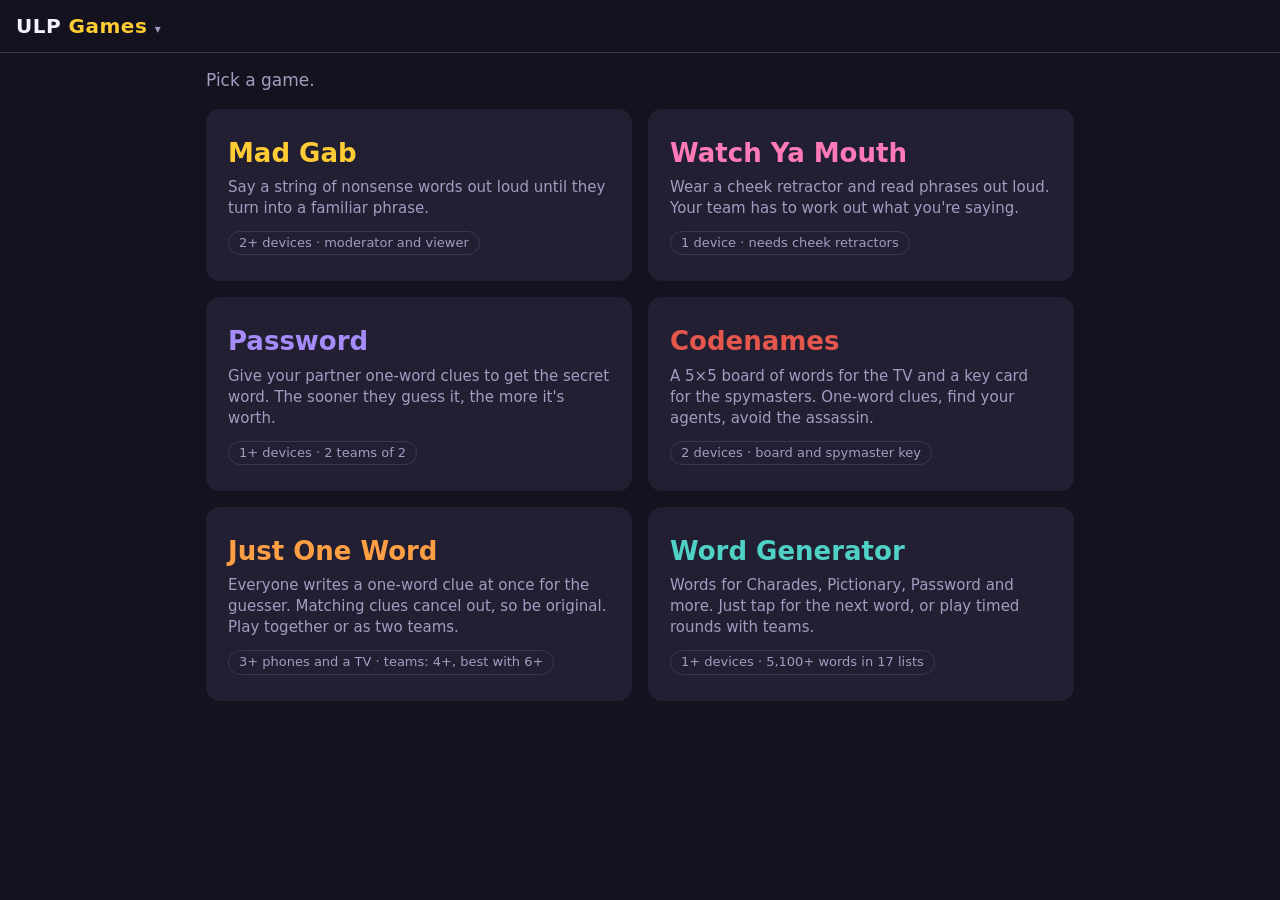
<file: index.html>
<!doctype html>
<html lang="en">
<head>
<meta charset="utf-8">
<meta name="viewport" content="width=device-width, initial-scale=1, viewport-fit=cover">
<title>ULP Games</title>
<script>
  // Room links made before the games had their own folders: send them on to Mad Gab.
  if (new URLSearchParams(location.search).has('join')) location.replace('madgab/' + location.search);
</script>
<link rel="stylesheet" href="shared/style.css">
</head>
<body>
<header>
  <h1><button id="btnMenu" class="brand" aria-haspopup="true" aria-expanded="false">ULP <span>Games</span> <small>▾</small></button></h1>
  <div id="menu" class="menu hidden" role="menu"></div>
</header>
<main>
  <p class="muted" style="margin:0">Pick a game.</p>
  <div class="games">
    <a class="game-card" href="madgab/" style="--game:#ffcc33">
      <h2>Mad Gab</h2>
      <p>Say a string of nonsense words out loud until they turn into a familiar phrase.</p>
      <span class="tag">2+ devices · moderator and viewer</span>
    </a>
    <a class="game-card" href="watch-ya-mouth/" style="--game:#ff7ab6">
      <h2>Watch Ya Mouth</h2>
      <p>Wear a cheek retractor and read phrases out loud. Your team has to work out what you're saying.</p>
      <span class="tag">1 device · needs cheek retractors</span>
    </a>
    <a class="game-card" href="password/" style="--game:#a78bfa">
      <h2>Password</h2>
      <p>Give your partner one-word clues to get the secret word. The sooner they guess it, the more it's worth.</p>
      <span class="tag">1+ devices · 2 teams of 2</span>
    </a>
    <a class="game-card" href="codenames/" style="--game:#e5574d">
      <h2>Codenames</h2>
      <p>A 5×5 board of words for the TV and a key card for the spymasters. One-word clues, find your agents, avoid the assassin.</p>
      <span class="tag">2 devices · board and spymaster key</span>
    </a>
    <a class="game-card" href="one-word/" style="--game:#ff9f43">
      <h2>Just One Word</h2>
      <p>Everyone writes a one-word clue at once for the guesser. Matching clues cancel out, so be original. Play together or as two teams.</p>
      <span class="tag">3+ phones and a TV · teams: 4+, best with 6+</span>
    </a>
    <a class="game-card" href="word-generator/" style="--game:#4fd1c5">
      <h2>Word Generator</h2>
      <p>Words for Charades, Pictionary, Password and more. Just tap for the next word, or play timed rounds with teams.</p>
      <span class="tag">1+ devices · 5,100+ words in 17 lists</span>
    </a>
  </div>
</main>
<script type="module">
  import { initMenu, reloadLatest } from './shared/common.js';
  // The start page's menu: Reload gets the latest version of the site (a saved home-screen
  // web app has no refresh button).
  initMenu(() => [['Reload', reloadLatest]], { home: false });
</script>
</body>
</html>
</file>
<file: shared/style.css>
:root {
  --bg: #14121f; --panel: #221f33; --text: #f4f1ff; --muted: #a29cc0;
  --accent: #ffcc33; --good: #3ecf8e; --bad: #ff6b6b; --line: #3a3654;
}
* { box-sizing: border-box; }
html, body { margin: 0; height: 100%; }
/* Fast taps on buttons and cards are taps, not a double-tap zoom. Pinch zoom still works. */
html, body, button, a, input, select, label, [role="button"], .panel { touch-action: manipulation; }
body {
  background: var(--bg); color: var(--text);
  font: 17px/1.4 system-ui, -apple-system, "Segoe UI", sans-serif;
  display: flex; flex-direction: column; min-height: 100dvh;
}
header { padding: 12px 16px; display: flex; align-items: center; gap: 12px; border-bottom: 1px solid var(--line); }
header h1 { margin: 0; font-size: 20px; letter-spacing: .5px; }
header h1 span { color: var(--accent); }
header { position: relative; }
.brand { background: none; padding: 4px 6px; margin: -4px -6px; font-size: 20px; font-weight: 700; letter-spacing: .5px; }
.brand small { font-size: 12px; color: var(--muted); }
.menu {
  position: absolute; top: calc(100% - 4px); left: 10px; z-index: 10; min-width: 220px;
  background: var(--panel); border: 1px solid var(--line); border-radius: 12px; padding: 6px;
  box-shadow: 0 10px 30px rgba(0,0,0,.45); display: flex; flex-direction: column;
}
.menu button { background: none; text-align: left; padding: 12px 14px; font-weight: 500; border-radius: 8px; }
.menu button:hover { background: var(--line); }
.menu .danger { color: var(--bad); }
.overlay { position: fixed; inset: 0; z-index: 20; background: rgba(0,0,0,.6); display: flex; align-items: center; justify-content: center; padding: 16px; }
.overlay .panel { max-width: 420px; width: 100%; max-height: calc(100dvh - 32px); overflow-y: auto; }
.overlay h2 { margin: 0 0 4px; font-size: 22px; }
.overlay h2 span { color: var(--accent); }
header .status { margin-left: auto; font-size: 14px; color: var(--muted); }
.dot { display: inline-block; width: 9px; height: 9px; border-radius: 50%; background: var(--bad); margin-right: 6px; vertical-align: middle; }
.dot.on { background: var(--good); }
main { flex: 1; display: flex; flex-direction: column; padding: 16px; gap: 16px; max-width: 900px; width: 100%; margin: 0 auto; }
.hidden { display: none !important; }
.panel { background: var(--panel); border-radius: 14px; padding: 18px; }
button {
  font: inherit; font-weight: 600; border: 0; border-radius: 12px; padding: 14px 18px;
  background: var(--line); color: var(--text); cursor: pointer;
}
button:active { transform: scale(.98); }
button:disabled { opacity: .4; cursor: default; }
button.primary { background: var(--accent); color: #1a1600; }
/* Keyboard focus (and the button a dialog focuses when it opens) gets a ring in the game's own
   colour, not the browser's blue. */
button:focus-visible, a:focus-visible, input:focus-visible, select:focus-visible, [role="button"]:focus-visible { outline: 3px solid color-mix(in srgb, var(--accent) 60%, #fff); outline-offset: 2px; }
button.good { background: var(--good); color: #002414; }
button.bad { background: var(--bad); color: #2a0000; }
input, select {
  font: inherit; background: var(--bg); color: var(--text); border: 1px solid var(--line);
  border-radius: 10px; padding: 10px 12px; width: 100%;
}
label { display: block; font-size: 14px; color: var(--muted); margin-bottom: 6px; }
.row { display: flex; gap: 12px; flex-wrap: wrap; }
.row > * { flex: 1 1 160px; }
.big-choice { display: grid; gap: 16px; grid-template-columns: 1fr 1fr; }
@media (max-width: 560px) { .big-choice { grid-template-columns: 1fr; } }
.big-choice button { padding: 28px 18px; font-size: 22px; text-align: left; }
.big-choice button small { display: block; font-weight: 400; font-size: 15px; opacity: .75; margin-top: 6px; }
.code { font: 700 44px/1 ui-monospace, Menlo, monospace; letter-spacing: 8px; color: var(--accent); }
.muted { color: var(--muted); }
.center { text-align: center; }
#qr { background: #fff; padding: 10px; border-radius: 10px; display: inline-block; }
#qr img, #qr canvas { display: block; }

.scorebar { display: flex; gap: 10px; flex-wrap: wrap; justify-content: center; }
.team { background: var(--panel); border-radius: 12px; padding: 8px 14px; text-align: center; min-width: 110px; border: 2px solid transparent; }
.team.current { border-color: var(--accent); }
.team b { display: block; font-size: 26px; }
.clock { font: 700 64px/1 ui-monospace, Menlo, monospace; text-align: center; }
.clock.low { color: var(--bad); }
.puzzle {
  font-weight: 800; text-align: center; line-height: 1.15;
  font-size: clamp(34px, 9vw, 84px); padding: 24px 8px; word-break: break-word;
}
.answer { text-align: center; font-size: clamp(22px, 5vw, 36px); color: var(--good); font-weight: 700; }
.away { background: color-mix(in srgb, var(--bad) 22%, var(--panel)); border: 1px solid var(--bad); border-radius: 12px; padding: 10px 14px; text-align: center; font-weight: 600; }
.answer.covered { filter: blur(14px); cursor: pointer; user-select: none; }
/* Viewer screens on a TV or a big monitor: a bigger clock and card, and room to spread out */
@media (min-width: 1000px) {
  body:has(#viewer:not(.hidden)) main { max-width: 1600px; }
  #viewer .clock { font-size: clamp(64px, 9vw, 170px); }
  #viewer .puzzle { font-size: clamp(48px, 6.5vw, 140px); }
  #viewer .banner { font-size: clamp(26px, 3vw, 54px); }
  #viewer .team { font-size: clamp(16px, 1.6vw, 28px); }
}
.answer-label { text-align: center; font-size: 13px; text-transform: uppercase; letter-spacing: 2px; color: var(--muted); }
.actions { display: grid; grid-template-columns: 1fr 1fr; gap: 12px; }
.actions button { padding: 26px; font-size: 24px; }
.results { list-style: none; padding: 0; margin: 0; }
.results li { padding: 8px 0; border-bottom: 1px solid var(--line); display: flex; gap: 10px; }
.results li .mark { width: 22px; flex: none; font-weight: 800; }
.results li.got .mark { color: var(--good); }
.results li.skip .mark { color: var(--bad); }
.results .p { color: var(--muted); font-size: 15px; }
.viewer-stage { flex: 1; display: flex; flex-direction: column; justify-content: center; gap: 12px; }
.banner { text-align: center; font-size: 26px; font-weight: 700; }
.banner.win { font-size: clamp(30px, 7vw, 48px); color: var(--accent); animation: win-pop .6s ease-out; }
@keyframes win-pop { from { transform: scale(.6); opacity: 0; } 60% { transform: scale(1.08); opacity: 1; } to { transform: scale(1); } }
@media (prefers-reduced-motion: reduce) { .banner.win { animation: none; } }
.results li[data-i] { cursor: pointer; user-select: none; }
/* A scoreboard viewer: no card, so the clock and scores fill the screen */
.board .clock { font-size: clamp(88px, 28vw, 220px); }
.board .team { min-width: 140px; padding: 12px 20px; font-size: 20px; }
.board .team b { font-size: clamp(40px, 10vw, 72px); }
.board #vCard, .board #vNote { display: none; }
/* The START card that begins a timed round */
.start-card { cursor: pointer; border: 3px dashed var(--accent); }
.start-card .puzzle { color: var(--accent); letter-spacing: 6px; }
.big-choice.three { grid-template-columns: 1fr 1fr 1fr; }
@media (max-width: 760px) { .big-choice.three { grid-template-columns: 1fr; } }
a { color: var(--accent); }

/* Game picker (the site's start page) */
.games { display: grid; gap: 16px; grid-template-columns: 1fr 1fr; }
@media (max-width: 560px) { .games { grid-template-columns: 1fr; } }
.game-card {
  display: block; text-decoration: none; color: var(--text); background: var(--panel);
  border-radius: 14px; padding: 24px 20px; border: 2px solid transparent;
}
.game-card:hover { border-color: var(--game, var(--accent)); }
.game-card h2 { margin: 0 0 6px; font-size: 26px; color: var(--game, var(--accent)); }
.game-card p { margin: 0; color: var(--muted); font-size: 15px; }
.game-card .tag { display: inline-block; margin-top: 12px; font-size: 13px; color: var(--muted); border: 1px solid var(--line); border-radius: 999px; padding: 2px 10px; }
.back { font-size: 15px; color: var(--muted); text-decoration: none; }
.back:hover { color: var(--text); }

/* Watch Ya Mouth has its own accent colour */
body.wym { --accent: #ff7ab6; }
body.wym button.primary { color: #2a0016; }

/* Word Generator's accent colour */
body.wg { --accent: #4fd1c5; }
body.wg button.primary { color: #00201d; }

/* Password: its accent colour, a colour per team, the turn banner and the points the word is worth */
body.pw { --accent: #a78bfa; --teamA: #ffb547; --teamB: #4cc9f0; }
body.pw button.primary { color: #1a0f33; }
.turn { text-align: center; font-weight: 800; font-size: clamp(22px, 6vw, 40px); letter-spacing: 1px;
  padding: 12px; border-radius: 14px; color: #14121f; text-transform: uppercase; }
.turn small { display: block; font-size: 15px; font-weight: 600; letter-spacing: 0; text-transform: none; opacity: .8; }
.turn.t0 { background: var(--teamA); }
.turn.t1 { background: var(--teamB); }
.worth { text-align: center; font: 800 clamp(48px, 16vw, 110px)/1 ui-monospace, Menlo, monospace; }
.worth small { display: block; font: 600 15px system-ui, sans-serif; color: var(--muted); letter-spacing: 2px; text-transform: uppercase; margin-top: 6px; }
.team.g0 { border-color: var(--teamA); background: color-mix(in srgb, var(--teamA) 22%, var(--panel)); }
.team.g1 { border-color: var(--teamB); background: color-mix(in srgb, var(--teamB) 22%, var(--panel)); }
.team .who { font-size: 12px; font-weight: 700; text-transform: uppercase; letter-spacing: 1px; }
.team.g0 .who { color: var(--teamA); }
.team.g1 .who { color: var(--teamB); }
.actions button small { display: block; font-size: 15px; font-weight: 600; opacity: .8; margin-top: 4px; }
.worth .clue { font-size: .55em; }
.board .worth { font-size: clamp(80px, 26vw, 200px); }
.board .turn { font-size: clamp(30px, 8vw, 60px); }
.board .team b { font-size: clamp(40px, 10vw, 72px); }

/* Word Generator's list picker: a heading per family, its lists as tick-box chips */
.pick-group { margin-top: 12px; }
.pick-group:first-child { margin-top: 0; }
.pick-head { display: flex; align-items: center; justify-content: space-between; gap: 10px; margin-bottom: 8px; }
.pick-head b { font-size: 15px; }
.chip-btn { padding: 6px 12px; font-size: 14px; font-weight: 600; border-radius: 999px; flex: 0 0 auto !important; }
.chips { display: flex; flex-wrap: wrap; gap: 8px; }
.chip { display: inline-flex; align-items: center; gap: 8px; margin: 0; padding: 9px 14px; border-radius: 999px;
  border: 2px solid var(--line); color: var(--text); font-size: 15px; cursor: pointer; user-select: none; }
.chip input { width: auto; margin: 0; accent-color: var(--accent); }
.chip small { color: var(--muted); font-size: 12px; }
.chip:has(input:checked) { border-color: var(--accent); background: color-mix(in srgb, var(--accent) 18%, var(--panel)); }

/* Codenames: the board (cards change colour, then show a picture) and the spymaster key */
body.cn { --accent: #e5574d; --cnRed: #d44d4d; --cnBlue: #4d7bd4; --cnTan: #d2b48c; --cnGrey: #999; --cnBlack: #222; }
body.cn button.primary { color: #2a0400; }
/* The board is as wide as the screen's height allows (5 columns of 5:3 cards, so 5 rows fit), up to 1800px */
body.cn-wide main { max-width: min(1800px, calc((100vh - 175px) * 1.62)); }
.cn-board { display: grid; grid-template-columns: repeat(5, minmax(0, 1fr)); gap: clamp(4px, 1.2vw, 12px);
  background: #2e1810; border-radius: 14px; padding: clamp(6px, 1.6vw, 20px); perspective: 1000px; }
.cn-cell { position: relative; aspect-ratio: 5 / 3; border: 3px solid #473831; border-radius: 12px;
  background: #3a2a22; padding: clamp(2px, .6vw, 8px); container-type: inline-size; }
.cn-card { position: absolute; inset: clamp(2px, .6vw, 8px); padding: 0; margin: 0; border-radius: 8px; overflow: hidden;
  display: flex; align-items: center; justify-content: center; box-shadow: 0 4px 8px rgba(0,0,0,.2);
  transition: transform .6s, background-color .2s; transform-style: preserve-3d; }
.cn-card:hover { transform: translateY(-2px); }
.cn-card:active { transform: none; }
.cn-card .bg, .cn-card .fg, .cn-card .tint { position: absolute; inset: 0; background: center / cover no-repeat; pointer-events: none; }
.cn-card .bg { z-index: 1; }
.cn-card .tint { z-index: 2; opacity: 0; transition: opacity .3s; }
.cn-card .fg { z-index: 3; opacity: 0; transition: opacity .3s; }
.cn-card .word { position: relative; z-index: 4; background: rgba(255,255,255,.9); color: #000; border-radius: 4px;
  padding: .2em .4em; font-weight: 800; font-size: clamp(6px, 10.5cqw, 44px); letter-spacing: .02em;
  box-shadow: 0 1px 3px rgba(0,0,0,.1); max-width: 96%; line-height: 1.1; }
.cn-card.revealed .word { display: none; }
.cn-card.revealed .fg { opacity: 1; }
.cn-card.revealed .tint { opacity: .5; }
.cn-card.revealed.color-2 .tint { background-color: rgba(255,0,0,.9); }
.cn-card.revealed.color-3 .tint { background-color: rgba(0,0,255,.5); }
.cn-card.flipping { animation: cn-flip .6s ease-in-out; }
@keyframes cn-flip { 0% { transform: rotateY(0); } 50% { transform: rotateY(90deg); } 100% { transform: rotateY(0); } }
.cn-card.color-0 { background-color: var(--cnTan); }
.cn-card.color-1 { background-color: var(--cnGrey); }
.cn-card.color-2 { background-color: var(--cnRed); }
.cn-card.color-3 { background-color: var(--cnBlue); }
.cn-card.color-4 { background-color: var(--cnBlack); }

.cn-first { text-align: center; font-weight: 800; font-size: clamp(20px, 6vw, 30px); text-transform: uppercase; letter-spacing: 1px; }
.cn-first.first-red { color: var(--cnRed); }
.cn-first.first-blue { color: var(--cnBlue); }
.cn-key { display: grid; grid-template-columns: repeat(5, minmax(0, 1fr)); gap: clamp(4px, 1.5vw, 10px); width: min(100%, 520px); margin: 0 auto;
  padding: clamp(10px, 3vw, 20px); border-radius: 16px; background: #1b1a1f; border: clamp(10px, 3.5vw, 22px) solid var(--line); }
.cn-key.first-red { border-color: var(--cnRed); }
.cn-key.first-blue { border-color: var(--cnBlue); }
.cn-spot { aspect-ratio: 1; border-radius: 6px; display: flex; align-items: center; justify-content: center;
  font-weight: 900; font-size: clamp(20px, 7vw, 40px); box-shadow: inset 0 -3px 0 rgba(0,0,0,.25); }
.cn-spot.red { background: var(--cnRed); }
.cn-spot.blue { background: var(--cnBlue); }
.cn-spot.bystander { background: var(--cnTan); }
.cn-spot.assassin { background: var(--cnBlack); color: #fff; outline: 2px solid #555; outline-offset: -2px; }
body.cn #board, body.cn #key { display: flex; flex-direction: column; gap: 14px; }
.room-btn { margin-left: auto; padding: 8px 12px; font-size: 15px; border-radius: 999px; background: var(--panel); border: 1px solid var(--line); white-space: nowrap; }
.room-btn small { color: var(--muted); font-weight: 500; }
body.cn header .status:empty { display: none; }
/* A key square whose board card has been turned */
.cn-spot { position: relative; }
/* Key with the board's words on it: wider, card-shaped places */
.cn-key.words { width: min(100%, 760px); gap: clamp(3px, 1vw, 8px); padding: clamp(6px, 2vw, 16px); border-width: clamp(8px, 2.5vw, 18px); }
.cn-key.words .cn-spot { aspect-ratio: 3 / 2; border-radius: 5px; color: #fff; font-weight: 500; text-shadow: 0 1px 1px rgba(0,0,0,.25);
  font-family: "Avenir Next Condensed", "Roboto Condensed", "Arial Narrow", sans-serif-condensed, system-ui, sans-serif; letter-spacing: 0; }
.cn-key.words .cn-spot span { white-space: nowrap; line-height: 1.05; text-align: center; }
.cn-key.words .cn-spot.bystander { color: #2a2218; text-shadow: none; }
.cn-key-words { display: flex; align-items: center; justify-content: center; gap: 8px 10px; flex-wrap: wrap; }
.cn-key-words .chips { justify-content: center; }
.cn-key-words .chip { padding: 4px 9px; font-size: 14px; gap: 5px; }
.cn-key-words .chips { gap: 6px; }
.cn-key.words .cn-spot.turned span { opacity: .45; }
.cn-key.words .cn-spot.turned::after { width: 14%; top: 8%; right: 5%; }
.cn-spot.turned::after { content: ''; position: absolute; top: 7%; right: 7%; width: 22%; aspect-ratio: 1; border-radius: 50%;
  background: #fff; box-shadow: 0 0 0 2px rgba(0,0,0,.35); }
/* Codenames board: agents left for each team */
.cn-status { display: flex; align-items: baseline; justify-content: space-between; gap: 12px; flex-wrap: wrap; font-size: clamp(15px, 2vw, 22px); }
.cn-left { font-weight: 700; margin-right: 18px; }
.cn-left b { font-size: 1.4em; margin-left: 4px; }
.cn-left.red { color: var(--cnRed); }
.cn-left.turn { padding: 2px 10px; border-radius: 999px; border: 2px solid currentColor; }
.cn-left.turn::before { content: '▶ '; font-size: .75em; }
.cn-endturn { padding: 4px 12px; font-size: .8em; border-radius: 999px; flex: 0 0 auto !important; }
.cn-left.blue { color: var(--cnBlue); }
/* The card picked by a first tap: a second tap turns it */
.cn-cell:has(.picked) { z-index: 5; }
.cn-card.picked, .cn-card.picked:hover { transform: scale(1.1);
  box-shadow: 0 0 0 3px #fff, 0 0 0 7px var(--accent), 0 12px 28px rgba(0,0,0,.55); }
body.cn #choose { display: flex; flex-direction: column; gap: 16px; }
/* The board's status line sits in the header, beside the title (its own header row on a phone) */
.cn-status.in-head { flex: 1; min-width: 0; flex-wrap: nowrap; justify-content: center; gap: 24px; margin: 0 12px; font-size: clamp(15px, 1.8vw, 22px); white-space: nowrap; }
.cn-status.in-head .cn-left:last-of-type { margin-right: 0; }
@media (max-width: 700px) { body.cn header { flex-wrap: wrap; } .cn-status.in-head { order: 3; flex-basis: 100%; margin: 2px 0 0; justify-content: space-between; } }

/* Codenames finale: a big spinning, zooming banner when a game ends */
.cn-finale { z-index: 30; overflow: hidden; flex-direction: column; }
.cn-finale.red { background: radial-gradient(circle, rgba(212,77,77,.35), rgba(0,0,0,.8) 70%); }
.cn-finale.blue { background: radial-gradient(circle, rgba(77,123,212,.35), rgba(0,0,0,.8) 70%); }
.cn-finale.assassin { background: radial-gradient(circle, rgba(120,0,0,.55), rgba(0,0,0,.92) 70%); }
.finale-box { position: relative; z-index: 2; text-align: center; display: flex; flex-direction: column; gap: 18px; }
.finale-text { font-weight: 900; text-transform: uppercase; letter-spacing: .04em; line-height: 1;
  font-size: clamp(56px, 15vw, 220px); -webkit-text-stroke: clamp(2px, .4vw, 6px) #fff; paint-order: stroke fill;
  animation: cn-spin-zoom 1s cubic-bezier(.2,.9,.3,1.2) both, cn-pulse 1.6s ease-in-out 1s infinite; }
.cn-finale.red .finale-text { color: var(--cnRed); text-shadow: 0 0 40px rgba(212,77,77,.8); }
.cn-finale.blue .finale-text { color: var(--cnBlue); text-shadow: 0 0 40px rgba(77,123,212,.8); }
.cn-finale.assassin .finale-text { color: #111; -webkit-text-stroke-color: #ff3b3b; text-shadow: 0 0 50px rgba(255,0,0,.9); }
.cn-finale.assassin .finale-box { animation: cn-shake .5s ease-in-out 1s 2; }
.finale-sub { font-size: clamp(18px, 3vw, 32px); font-weight: 700; color: #fff; opacity: 0; animation: cn-fade .5s ease 1s forwards; }
.cn-finale .row { opacity: 0; animation: cn-fade .5s ease 1.3s forwards; }
@keyframes cn-spin-zoom { 0% { transform: scale(0) rotate(-720deg); opacity: 0; } 70% { transform: scale(1.15) rotate(8deg); opacity: 1; } 100% { transform: scale(1) rotate(0); } }
@keyframes cn-pulse { 50% { transform: scale(1.06); } }
@keyframes cn-shake { 0%, 100% { transform: translateX(0); } 20% { transform: translateX(-18px); } 40% { transform: translateX(16px); } 60% { transform: translateX(-12px); } 80% { transform: translateX(8px); } }
@keyframes cn-fade { to { opacity: 1; } }
.confetti { position: absolute; inset: 0; pointer-events: none; z-index: 1; }
.confetti i { position: absolute; top: -5vh; width: 12px; height: 18px; border-radius: 2px; opacity: .9; animation: cn-fall linear both; }
@keyframes cn-fall { to { top: 105vh; transform: rotate(720deg) translateX(40px); } }
@media (prefers-reduced-motion: reduce) {
  .finale-text { animation: cn-fade .6s ease both; }
  .cn-finale.assassin .finale-box { animation: none; }
  .confetti { display: none; }
}
/* Codenames start screen: this screen's room and a New room button */
.cn-qr { display: flex; justify-content: center; margin: 8px 0 0; }
.cn-qr img, .cn-qr canvas { background: #fff; padding: 8px; border-radius: 8px; }
.cn-key.remote .cn-spot { cursor: pointer; transition: transform .12s; }
.cn-key .cn-spot.picked { transform: scale(1.08); z-index: 1; box-shadow: 0 0 0 3px #fff, 0 0 0 6px var(--accent), 0 6px 14px rgba(0,0,0,.5); }
.cn-room { display: flex; flex-wrap: wrap; align-items: center; justify-content: space-between; gap: 10px 16px; }
.cn-room .code { margin: 4px 0; }
.cn-room-new { text-align: right; max-width: 260px; }

/* Just One Word */
body.jow { --accent: #ff9f43; --jwA: #e5574d; --jwB: #4d8fe5; }
body.jow button.primary { color: #2a1400; }
.jw-lobby { display: grid; grid-template-columns: minmax(220px, 300px) 1fr; gap: 16px; align-items: start; }
@media (max-width: 700px) { .jw-lobby { grid-template-columns: 1fr; } }
.jw-lobby #qr { display: flex; justify-content: center; margin-top: 8px; }
.jw-lobby #qr img, .jw-lobby #qr canvas { background: #fff; padding: 8px; border-radius: 8px; }
.jw-players { margin-top: 14px; display: grid; gap: 12px; }
.jw-team .chips { margin-top: 6px; }
.jw-player { display: inline-flex; align-items: center; gap: 8px; padding: 8px 12px; border-radius: 999px; font-size: 16px; flex: 0 0 auto !important;
  border: 2px solid var(--line); background: var(--panel); }
.jw-player.jw-a { border-color: var(--jwA); background: color-mix(in srgb, var(--jwA) 20%, var(--panel)); }
.jw-player.jw-b { border-color: var(--jwB); background: color-mix(in srgb, var(--jwB) 20%, var(--panel)); }
.jw-player.off { opacity: .5; }
.jw-player .x { color: var(--muted); font-size: 13px; padding: 0 2px; }
.jw-player .x:hover { color: var(--bad); }
.team.jw-a { border-color: color-mix(in srgb, var(--jwA) 50%, transparent); }
.team.jw-b { border-color: color-mix(in srgb, var(--jwB) 50%, transparent); }
.team.jw-a.current { border-color: var(--jwA); background: color-mix(in srgb, var(--jwA) 22%, var(--panel)); }
.team.jw-b.current { border-color: var(--jwB); background: color-mix(in srgb, var(--jwB) 22%, var(--panel)); }
.jw-clues { display: flex; flex-wrap: wrap; gap: 12px; justify-content: center; }
.jw-clue { display: inline-flex; flex-direction: column; align-items: center; padding: .35em .8em; border-radius: 14px; background: #fff; color: #111;
  font-weight: 800; font-size: clamp(28px, 6vw, 84px); letter-spacing: .02em; border: 0; flex: 0 0 auto !important; line-height: 1.1; }
.jw-clue.small { font-size: clamp(20px, 3.4vw, 40px); }
.jw-clue small { font-size: 12px; font-weight: 600; color: #666; letter-spacing: 0; margin-top: 2px; }
.jw-clue.out { background: transparent; color: var(--muted); text-decoration: line-through; border: 2px dashed var(--line); }
.jw-clue.out small { color: var(--muted); }
button.jw-clue { cursor: pointer; }
.jw-word { text-align: center; font-weight: 900; font-size: clamp(40px, 10vw, 120px); color: var(--accent); letter-spacing: .03em; line-height: 1.05; word-break: break-word; }
.jw-who { padding: 6px 14px; border-radius: 999px; border: 2px solid var(--line); font-size: clamp(16px, 2vw, 26px); }
.jw-who.done { border-color: var(--good); color: var(--good); }
.jw-who.off { opacity: .45; }
.banner.jw-res-right { color: var(--good); }
.banner.jw-res-wrong { color: var(--bad); }
.jw-pick { padding: 18px 26px; font-size: 22px; border: 3px solid transparent; flex: 0 1 200px !important; }
.jw-pick.jw-a { background: color-mix(in srgb, var(--jwA) 30%, var(--panel)); }
.jw-pick.jw-b { background: color-mix(in srgb, var(--jwB) 30%, var(--panel)); }
.jw-pick.on { border-color: #fff; }
#stage .banner { font-size: clamp(26px, 4vw, 60px); }
</file>
